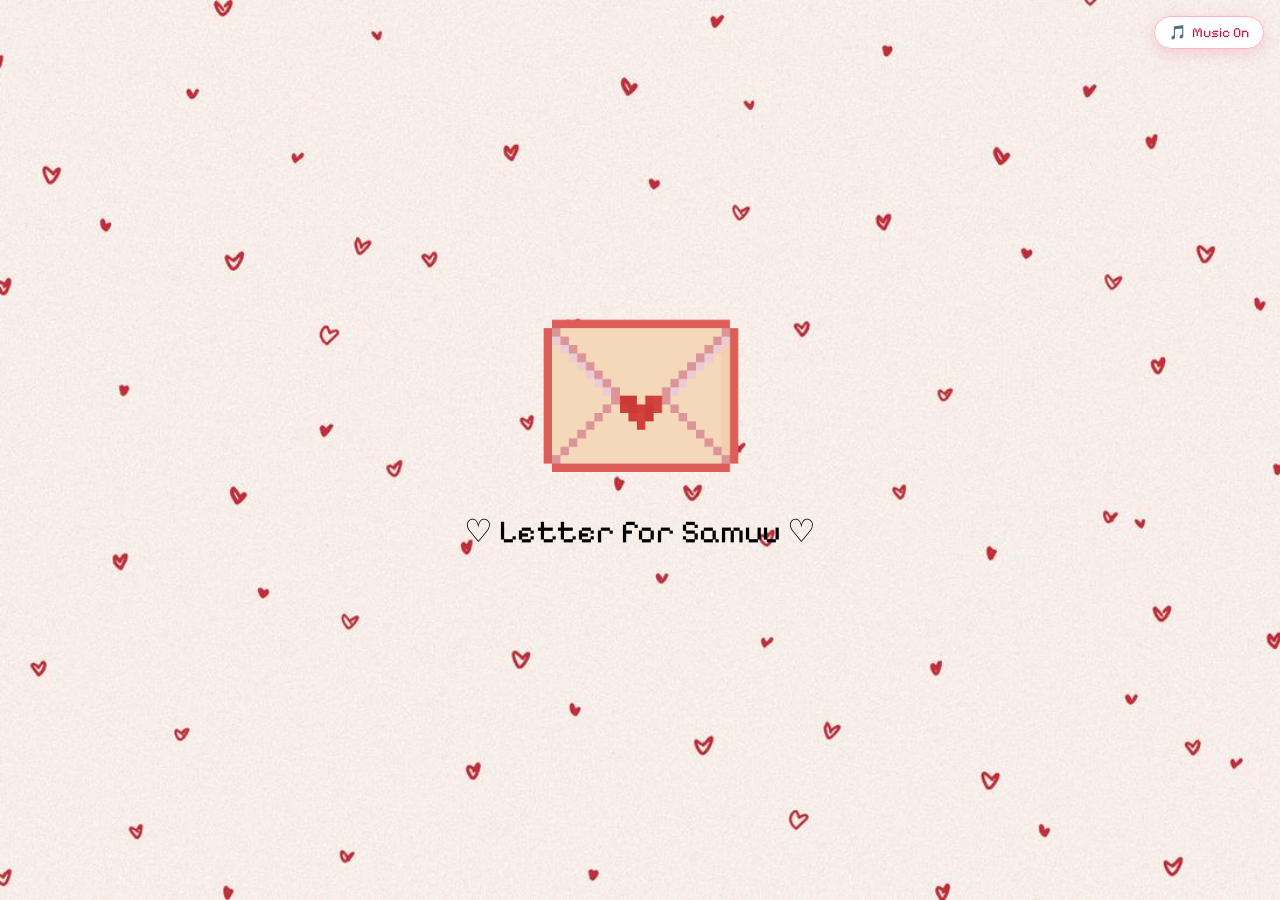
<file: index.html>
<!doctype html>
<html lang="en">
  <head>
    <meta charset="UTF-8" />
    <link rel="stylesheet" href="style.css?v=4" />
    <title>Valentine & Birthday Letter for Princess</title>
    <meta name="viewport" content="width=device-width, initial-scale=1.0" />

    <link rel="preconnect" href="https://fonts.googleapis.com" />
    <link rel="preconnect" href="https://fonts.gstatic.com" crossorigin />
    <link
      href="https://fonts.googleapis.com/css2?family=Aldrich&family=Pixelify+Sans:wght@400..700&family=Playfair+Display:ital,wght@0,600;0,700;1,400;1,600&family=Plus+Jakarta+Sans:wght@400;500;600;700&display=swap"
      rel="stylesheet"
    />
  </head>
  <body>
    <!-- Background Audio Player (Auto-plays on open, ducks when video plays) -->
    <audio id="bg-music" loop preload="auto">
      <source src="bg-music.m4a" type="audio/mp4" />
      <source src="bg-music.mp4" type="audio/mp4" />
      <source src="Diego%20Gonzalez%20-%20Thank%20You%20For%20Everything%20(lyrics).mp4" type="audio/mp4" />
    </audio>

    <!-- Floating Ambient Music Control -->
    <button id="music-toggle-btn" class="music-toggle-btn" title="Toggle Music" aria-label="Toggle Music">
      <span class="music-icon spinning" id="music-icon">🎵</span>
      <span id="music-text">Music On</span>
    </button>

    <!-- Slide 1: Envelope Screen -->
    <div id="envelope-container">
      <img src="envelope.png" alt="Envelope" id="envelope" />
      <p>♡ Letter for Samuu ♡</p>
    </div>

    <!-- Slide 2: Valentine Letter Screen -->
    <div id="letter-container">
      <div class="letter-window">
        <h1 id="letter-title">Will you be my Valentine?</h1>

        <img src="cat_heart.gif" class="cat" id="letter-cat" />

        <div class="buttons" id="letter-buttons">
          <img src="yes.png" class="btn yes-btn" alt="Yes" />

          <div class="no-wrapper">
            <img src="no.png" class="btn no-btn" alt="No" />
          </div>
        </div>

        <p id="final-text" class="final-text" style="display: none">
          <strong>Valentine Date:</strong> RAMSTERDAM CAFE at 7pm, 2nd nov 2027. Matching outflit
        </p>

        <!-- Prominent Next Button to Birthday Slide -->
        <div id="next-action-container" class="next-action-container" style="display: none">
          <button class="primary-next-btn" id="btn-next-slide">
            <span>Next: Birthday Surprise 🎀 ➔</span>
          </button>
          <p class="skip-helper-text">(or click anywhere in the background to skip)</p>
        </div>
      </div>

      <!-- Floating Skip Button in Bottom Corner -->
      <button id="floating-skip-btn" class="floating-skip-btn" style="display: none" title="Skip to Birthday Surprise">
        <span>Next Slide ➔</span>
      </button>
    </div>

    <!-- Slide 3: Beautiful Emotional Birthday Confession Slide (Between Valentine & For Samriddhi) -->
    <div id="birthday-slide" class="birthday-slide-container" style="display: none">
      <!-- Ambient Sparkle Canvas -->
      <canvas id="birthday-canvas" class="birthday-canvas"></canvas>

      <!-- Navigation Bar -->
      <header class="birthday-nav">
        <button id="btn-back-to-letter" class="nav-back-pill" title="Back to Valentine Letter">
          <span>← Valentine Letter 💌</span>
        </button>
        <span class="slide-indicator">🎀 Slide 2 of 3 · Birthday Surprise 🎀</span>
      </header>

      <!-- Main Birthday Card -->
      <main class="birthday-card">
        <!-- Pixel Bow Badge -->
        <div class="birthday-badge">
          <span class="badge-sparkle">✨</span>
          <span>A Special Wish for Someone Unforgettable</span>
          <span class="badge-sparkle">✨</span>
        </div>

        <!-- Main Prominent Headline -->
        <h1 class="birthday-main-title">Happy Belated Birthday, Princess! 🎀❤️</h1>

        <!-- Sub Message -->
        <p class="birthday-sub-message">
          I know I'm a little late, but that doesn't change how special you are to me. I hope your birthday was as beautiful and wonderful as you are.
        </p>

        <!-- Emotional Highlight Banner -->
        <div class="emotional-highlight-box">
          <span class="pulse-heart">❤️</span>
          <h2 class="emotional-highlight-text">I LOVE YOU SO MUCH, PRINCESS. ❤️</h2>
          <span class="pulse-heart">❤️</span>
        </div>

        <!-- Video Experience Frame -->
        <section class="video-experience-section" aria-label="Birthday Video for Princess">
          <!-- Floating decorative corner icons -->
          <div class="frame-deco deco-tl" aria-hidden="true">💖</div>
          <div class="frame-deco deco-tr" aria-hidden="true">💕</div>
          <div class="frame-deco deco-bl" aria-hidden="true">🌸</div>
          <div class="frame-deco deco-br" aria-hidden="true">✨</div>

          <div class="video-frame-wrapper" id="video-frame-wrapper">
            <video
              id="birthday-video-player"
              class="birthday-video-player"
              src="birthday.mp4"
              playsinline
              preload="metadata"
              controls
            ></video>

            <!-- Custom Glowing Pink Play Button Overlay -->
            <div id="video-play-overlay" class="video-play-overlay" title="Play Video for Princess">
              <button class="glowing-play-btn" id="btn-custom-play" aria-label="Play Birthday Video">
                <span class="play-arrow">▶</span>
                <span class="glow-pulse-ring"></span>
              </button>
              <span class="play-btn-caption">Play Video for Princess 🎀</span>
            </div>
          </div>
        </section>

        <!-- Extra Romantic Touches -->
        <section class="extra-romantic-section">
          <div class="rose-divider" aria-hidden="true">
            <span class="divider-line"></span>
            <span class="rose-icons">🌹 ✨ 🌹</span>
            <span class="divider-line"></span>
          </div>

          <p class="extra-romantic-quote">
            "One more thing, Princess... No matter how late this wish is, my love and appreciation for you will never be late. You deserve all the happiness in the world. ❤️"
          </p>

          <!-- Glowing Button: Continue to For Samriddhi Slide -->
          <div class="continue-action-box">
            <a href="for-her.html" class="continue-letter-btn" id="btn-continue-letter">
              <span class="btn-sparkle">✨</span>
              <span class="btn-label">Continue to My Letter 💌</span>
              <span class="btn-arrow">➔</span>
            </a>
          </div>
        </section>
      </main>
    </div>

    <script src="script.js?v=4"></script>
  </body>
</html>
</file>
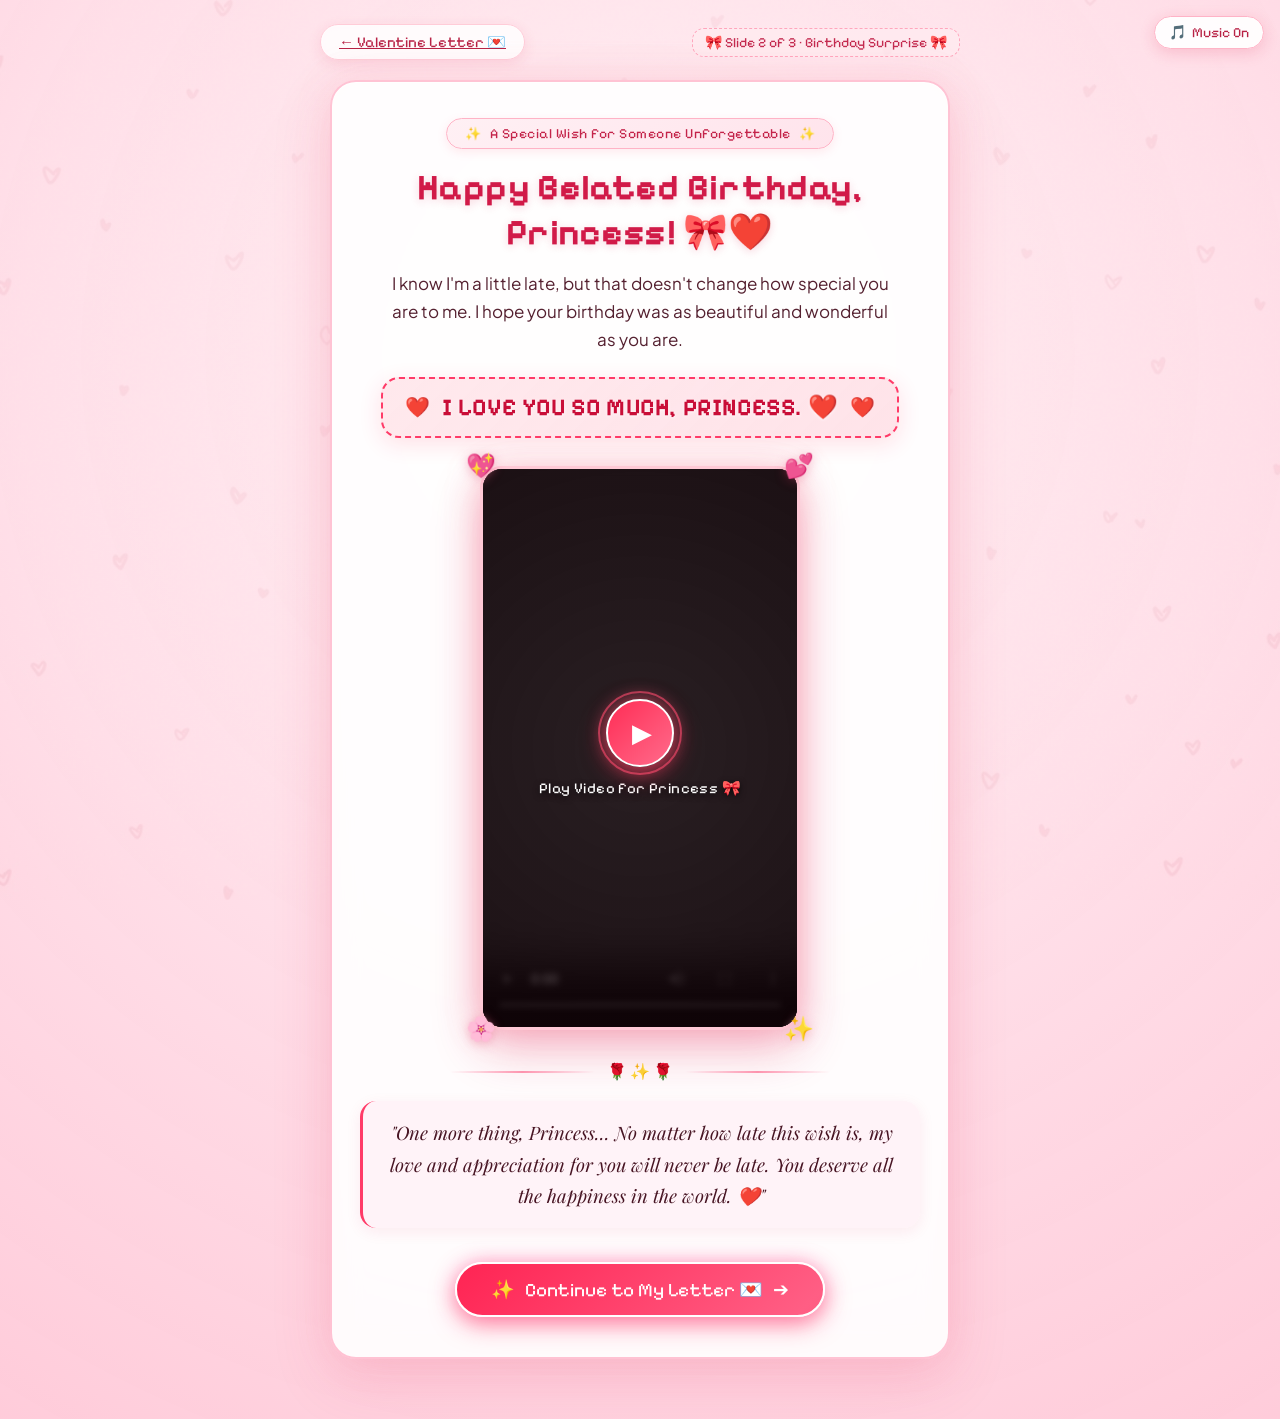
<file: birthday.html>
<!doctype html>
<html lang="en">
  <head>
    <meta charset="UTF-8" />
    <link rel="stylesheet" href="style.css" />
    <title>Happy Birthday Princess 🎀❤️</title>
    <meta name="viewport" content="width=device-width, initial-scale=1.0" />

    <link rel="preconnect" href="https://fonts.googleapis.com" />
    <link rel="preconnect" href="https://fonts.gstatic.com" crossorigin />
    <link
      href="https://fonts.googleapis.com/css2?family=Aldrich&family=Pixelify+Sans:wght@400..700&family=Playfair+Display:ital,wght@0,600;0,700;1,400;1,600&family=Plus+Jakarta+Sans:wght@400;500;600;700&display=swap"
      rel="stylesheet"
    />
  </head>
  <body>
    <!-- Background Audio Player (Auto-plays on open, ducks when video plays) -->
    <audio id="bg-music" loop preload="auto">
      <source src="bg-music.m4a" type="audio/mp4" />
      <source src="bg-music.mp4" type="audio/mp4" />
      <source src="Diego%20Gonzalez%20-%20Thank%20You%20For%20Everything%20(lyrics).mp4" type="audio/mp4" />
    </audio>

    <!-- Floating Ambient Music Control -->
    <button id="music-toggle-btn" class="music-toggle-btn" title="Toggle Music" aria-label="Toggle Music">
      <span class="music-icon spinning" id="music-icon">🎵</span>
      <span id="music-text">Music On</span>
    </button>

    <!-- Standalone Birthday Confession Slide -->
    <div id="birthday-slide" class="birthday-slide-container" style="display: flex">
      <!-- Ambient Sparkle Canvas -->
      <canvas id="birthday-canvas" class="birthday-canvas"></canvas>

      <!-- Navigation Bar -->
      <header class="birthday-nav">
        <a href="index.html" class="nav-back-pill" title="Back to Valentine Letter">
          <span>← Valentine Letter 💌</span>
        </a>
        <span class="slide-indicator">🎀 Slide 2 of 3 · Birthday Surprise 🎀</span>
      </header>

      <!-- Main Birthday Card -->
      <main class="birthday-card">
        <!-- Pixel Bow Badge -->
        <div class="birthday-badge">
          <span class="badge-sparkle">✨</span>
          <span>A Special Wish for Someone Unforgettable</span>
          <span class="badge-sparkle">✨</span>
        </div>

        <!-- Main Prominent Headline -->
        <h1 class="birthday-main-title">Happy Belated Birthday, Princess! 🎀❤️</h1>

        <!-- Sub Message -->
        <p class="birthday-sub-message">
          I know I'm a little late, but that doesn't change how special you are to me. I hope your birthday was as beautiful and wonderful as you are.
        </p>

        <!-- Emotional Highlight Banner -->
        <div class="emotional-highlight-box">
          <span class="pulse-heart">❤️</span>
          <h2 class="emotional-highlight-text">I LOVE YOU SO MUCH, PRINCESS. ❤️</h2>
          <span class="pulse-heart">❤️</span>
        </div>

        <!-- Video Experience Frame -->
        <section class="video-experience-section" aria-label="Birthday Video for Princess">
          <!-- Floating decorative corner icons -->
          <div class="frame-deco deco-tl" aria-hidden="true">💖</div>
          <div class="frame-deco deco-tr" aria-hidden="true">💕</div>
          <div class="frame-deco deco-bl" aria-hidden="true">🌸</div>
          <div class="frame-deco deco-br" aria-hidden="true">✨</div>

          <div class="video-frame-wrapper" id="video-frame-wrapper">
            <video
              id="birthday-video-player"
              class="birthday-video-player"
              src="birthday.mp4"
              playsinline
              preload="metadata"
              controls
            ></video>

            <!-- Custom Glowing Pink Play Button Overlay -->
            <div id="video-play-overlay" class="video-play-overlay" title="Play Video for Princess">
              <button class="glowing-play-btn" id="btn-custom-play" aria-label="Play Birthday Video">
                <span class="play-arrow">▶</span>
                <span class="glow-pulse-ring"></span>
              </button>
              <span class="play-btn-caption">Play Video for Princess 🎀</span>
            </div>
          </div>
        </section>

        <!-- Extra Romantic Touches -->
        <section class="extra-romantic-section">
          <div class="rose-divider" aria-hidden="true">
            <span class="divider-line"></span>
            <span class="rose-icons">🌹 ✨ 🌹</span>
            <span class="divider-line"></span>
          </div>

          <p class="extra-romantic-quote">
            "One more thing, Princess... No matter how late this wish is, my love and appreciation for you will never be late. You deserve all the happiness in the world. ❤️"
          </p>

          <!-- Glowing Button: Continue to For Samriddhi Slide -->
          <div class="continue-action-box">
            <a href="for-her.html" class="continue-letter-btn" id="btn-continue-letter">
              <span class="btn-sparkle">✨</span>
              <span class="btn-label">Continue to My Letter 💌</span>
              <span class="btn-arrow">➔</span>
            </a>
          </div>
        </section>
      </main>
    </div>

    <script src="script.js"></script>
  </body>
</html>
</file>
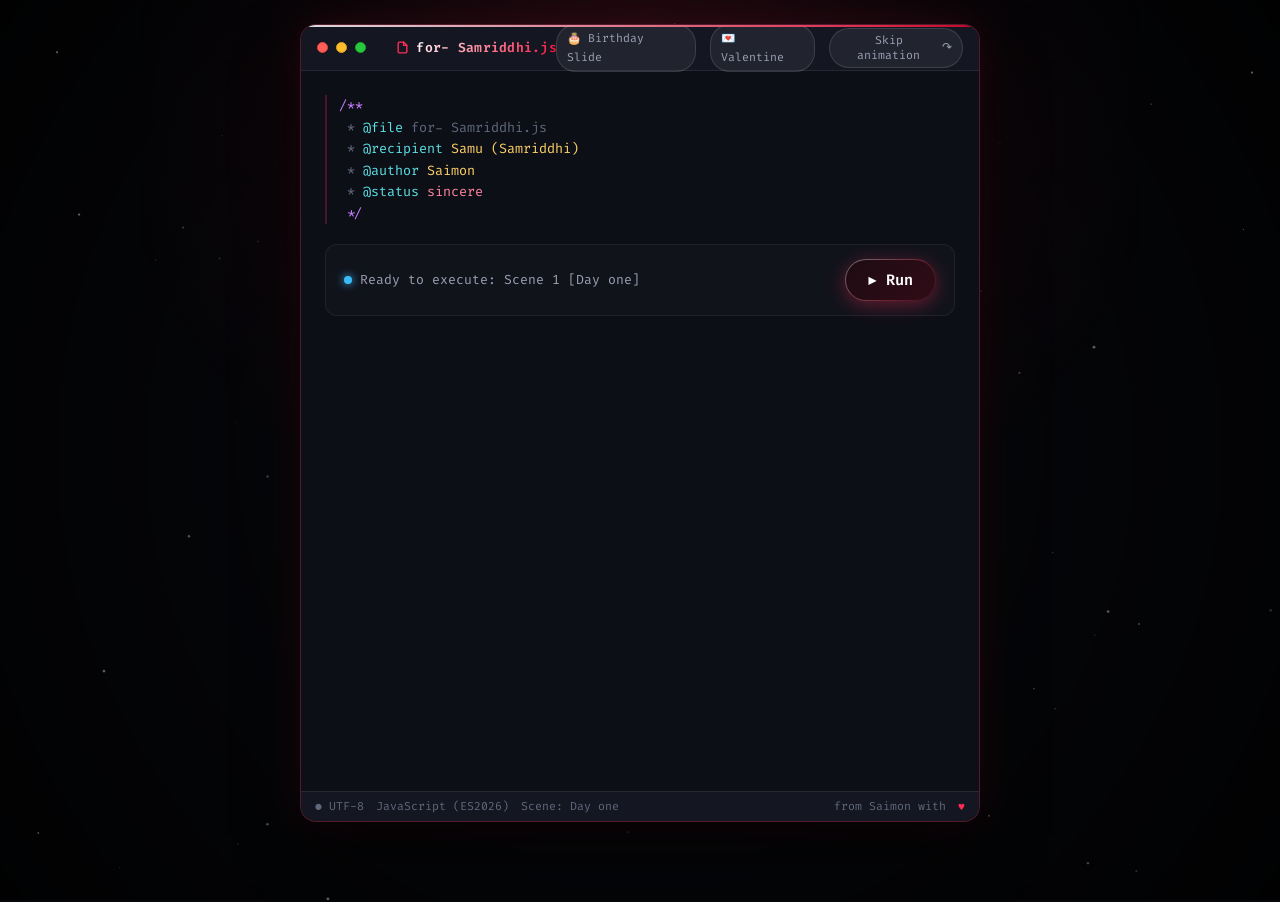
<file: for-her.html>
<!DOCTYPE html>
<html lang="en">
<head>
  <meta charset="UTF-8">
  <meta name="viewport" content="width=device-width, initial-scale=1.0, maximum-scale=5.0, viewport-fit=cover">
  <title>for- Samriddhi.js</title>
  
  <!-- =========================================================================
       EDITABLE CONFIGURATION FOR SAIMON
       Change your details, contact links, or notes below. Placeholders stay intact!
       ========================================================================= -->
  <script>
    window.CONFIG = {
      // Titles and recipient details
      recipientNickname: "Samu",
      recipientFullName: "Samriddhi",
      windowTitle: "for- Samriddhi.js",
      senderSignature: "Saimon (your twin )",

      // Optional direct contact links (leave empty "" for simple clipboard copy)
      // Example WhatsApp: "97798XXXXXXXX"
      // Example SMS / Phone: "+97798XXXXXXXX"
      // Example Email: "saimon@example.com"
      whatsappNumber: "", 
      smsNumber: "",
      emailAddress: "",

      // Customizable text placeholder for her reply box
      replyPlaceholder: "Take all the time you need, Samu... reply in your own words.",

      // Typing animation speed (milliseconds per character)
      typingSpeedMs: 40,

      // Initial comment in Scene 1
      initialComment: "// I’ve wanted to tell you this since day one.",

      // Special confession banner text
      confessionLine: "“I wanna be your man”"
    };
  </script>

  <!-- Google Fonts with clean system fallbacks -->
  <link rel="preconnect" href="https://fonts.googleapis.com">
  <link rel="preconnect" href="https://fonts.gstatic.com" crossorigin>
  <link href="https://fonts.googleapis.com/css2?family=Fira+Code:wght@400;500;600&family=Plus+Jakarta+Sans:ital,wght@0,300;0,400;0,500;0,600;0,700;1,400&family=Playfair+Display:ital,wght@0,600;1,400;1,600&display=swap" rel="stylesheet">

  <style>
    /* CSS Variables & Theme Setup */
    :root {
      --bg-black: #06070a;
      --window-bg: #0d0f17;
      --window-border: rgba(255, 60, 90, 0.28);
      --window-header-bg: #141722;
      --window-header-border: rgba(255, 255, 255, 0.08);

      --red-primary: #ff2d55;
      --red-bright: #ff3b68;
      --red-deep: #c40828;
      --red-soft: rgba(255, 45, 85, 0.16);
      --red-glow: rgba(255, 45, 85, 0.55);

      /* Red and White Accent Gradient */
      --gradient-accent: linear-gradient(135deg, #ffffff 0%, #ff8da1 45%, #ff2d55 85%, #d90429 100%);
      --gradient-border: linear-gradient(135deg, rgba(255, 255, 255, 0.5) 0%, rgba(255, 60, 90, 0.5) 60%, rgba(180, 0, 30, 0.3) 100%);

      --text-main: #f3f5f9;
      --text-muted: #9aa1b3;
      --text-dim: #60687b;
      --text-code-cyan: #5ce1e6;
      --text-code-purple: #c77dff;
      --text-code-yellow: #ffd166;

      --font-mono: "Fira Code", SFMono-Regular, Menlo, Monaco, Consolas, "Courier New", monospace;
      --font-body: "Plus Jakarta Sans", -apple-system, BlinkMacSystemFont, "Segoe UI", Roboto, sans-serif;
      --font-serif: "Playfair Display", Georgia, "Times New Roman", serif;

      --shadow-window: 0 25px 70px -10px rgba(0, 0, 0, 0.9), 0 0 45px -10px rgba(255, 45, 85, 0.22);
      --ease-smooth: cubic-bezier(0.16, 1, 0.3, 1);
    }

    *, *::before, *::after {
      box-sizing: border-box;
      margin: 0;
      padding: 0;
      -webkit-tap-highlight-color: transparent;
    }

    html, body {
      width: 100%;
      min-height: 100%;
      background-color: var(--bg-black);
      color: var(--text-main);
      font-family: var(--font-body);
      font-size: 16px;
      line-height: 1.65;
      overflow-x: hidden;
    }

    body {
      display: flex;
      flex-direction: column;
      align-items: center;
      justify-content: flex-start;
      padding: 24px 16px 80px;
      position: relative;
    }

    /* Ambient Background Effects */
    .ambient-glow {
      position: fixed;
      top: 0;
      left: 50%;
      transform: translateX(-50%);
      width: 1000px;
      max-width: 140vw;
      height: 550px;
      background: radial-gradient(ellipse at 50% 20%, rgba(255, 45, 85, 0.16) 0%, rgba(255, 45, 85, 0.04) 50%, transparent 75%);
      pointer-events: none;
      z-index: 0;
    }

    .ambient-vignette {
      position: fixed;
      inset: 0;
      background: radial-gradient(circle at center, transparent 40%, rgba(0, 0, 0, 0.75) 100%);
      pointer-events: none;
      z-index: 0;
    }

    #bg-stars {
      position: fixed;
      inset: 0;
      width: 100%;
      height: 100%;
      pointer-events: none;
      z-index: 0;
      opacity: 0.6;
    }

    .app-container {
      position: relative;
      z-index: 1;
      width: 100%;
      max-width: 680px;
      margin: 0 auto;
    }

    /* Window / Editor Container */
    .ide-window {
      background: var(--window-bg);
      border-radius: 16px;
      border: 1px solid var(--window-border);
      box-shadow: var(--shadow-window);
      backdrop-filter: blur(16px);
      -webkit-backdrop-filter: blur(16px);
      overflow: hidden;
      position: relative;
    }

    .ide-window::before {
      content: "";
      position: absolute;
      top: 0;
      left: 0;
      right: 0;
      height: 2px;
      background: var(--gradient-accent);
      opacity: 0.85;
      z-index: 10;
    }

    /* Window Header / Title Bar */
    .window-header {
      background: var(--window-header-bg);
      border-bottom: 1px solid var(--window-header-border);
      height: 46px;
      display: flex;
      align-items: center;
      justify-content: space-between;
      padding: 0 16px;
      user-select: none;
    }

    .window-controls {
      display: flex;
      align-items: center;
      gap: 8px;
      width: 80px;
    }

    .mac-dot {
      width: 11px;
      height: 11px;
      border-radius: 50%;
      display: inline-block;
    }
    .mac-dot.close { background-color: #ff5f56; border: 1px solid #e0443e; }
    .mac-dot.min   { background-color: #ffbd2e; border: 1px solid #dea123; }
    .mac-dot.max   { background-color: #27c93f; border: 1px solid #1aab29; }

    .window-title-wrap {
      display: flex;
      align-items: center;
      gap: 7px;
      font-family: var(--font-mono);
      font-size: 0.82rem;
      font-weight: 500;
      letter-spacing: 0.02em;
      white-space: nowrap;
      overflow: hidden;
      text-overflow: ellipsis;
    }

    .file-icon {
      color: var(--red-primary);
      font-size: 0.9rem;
      display: inline-flex;
      align-items: center;
    }

    .window-title {
      background: var(--gradient-accent);
      -webkit-background-clip: text;
      -webkit-text-fill-color: transparent;
      font-weight: 600;
    }

    .window-actions {
      display: flex;
      align-items: center;
      gap: 8px;
    }

    .btn-skip {
      background: rgba(255, 255, 255, 0.06);
      border: 1px solid rgba(255, 255, 255, 0.12);
      color: var(--text-muted);
      font-family: var(--font-mono);
      font-size: 0.72rem;
      padding: 4px 10px;
      border-radius: 20px;
      cursor: pointer;
      display: inline-flex;
      align-items: center;
      gap: 5px;
      transition: all 0.25s ease;
      outline: none;
    }

    .btn-skip:hover {
      background: rgba(255, 45, 85, 0.15);
      border-color: rgba(255, 45, 85, 0.4);
      color: #ffffff;
      box-shadow: 0 0 12px rgba(255, 45, 85, 0.3);
    }

    .window-body {
      padding: 24px 24px 32px;
      position: relative;
    }

    @media (max-width: 500px) {
      .window-body {
        padding: 18px 16px 26px;
      }
    }

    /* Code Header Comments */
    .code-comment-block {
      font-family: var(--font-mono);
      font-size: 0.84rem;
      color: var(--text-dim);
      margin-bottom: 20px;
      line-height: 1.6;
      border-left: 2px solid rgba(255, 45, 85, 0.25);
      padding-left: 12px;
    }

    .code-comment-block .keyword { color: var(--text-code-purple); }
    .code-comment-block .param { color: var(--text-code-cyan); }
    .code-comment-block .val { color: var(--text-code-yellow); }

    /* Scene 1: Initial Run Bar */
    .run-bar-container {
      display: flex;
      align-items: center;
      justify-content: space-between;
      gap: 16px;
      padding: 14px 18px;
      background: rgba(255, 255, 255, 0.02);
      border: 1px solid rgba(255, 255, 255, 0.06);
      border-radius: 12px;
      margin-bottom: 24px;
      transition: all 0.4s ease;
    }

    .run-bar-info {
      font-family: var(--font-mono);
      font-size: 0.82rem;
      color: var(--text-muted);
      display: flex;
      align-items: center;
      gap: 8px;
    }

    .status-indicator {
      width: 8px;
      height: 8px;
      border-radius: 50%;
      background: #38bdf8;
      box-shadow: 0 0 8px #38bdf8;
    }

    .btn-run {
      position: relative;
      background: linear-gradient(135deg, #1f0b12 0%, #300c17 100%);
      color: #ffffff;
      font-family: var(--font-mono);
      font-size: 0.95rem;
      font-weight: 600;
      padding: 10px 22px;
      border-radius: 30px;
      border: 1px solid transparent;
      background-clip: padding-box;
      cursor: pointer;
      display: inline-flex;
      align-items: center;
      gap: 9px;
      box-shadow: 0 4px 18px rgba(255, 45, 85, 0.35);
      transition: all 0.3s ease;
      outline: none;
    }

    .btn-run::after {
      content: "";
      position: absolute;
      inset: -1px;
      border-radius: 30px;
      background: var(--gradient-border);
      z-index: -1;
      opacity: 0.8;
      transition: opacity 0.3s ease;
    }

    .btn-run:hover {
      transform: translateY(-2px) scale(1.02);
      box-shadow: 0 6px 24px rgba(255, 45, 85, 0.5), 0 0 15px rgba(255, 255, 255, 0.4);
    }

    .btn-run:active {
      transform: translateY(1px) scale(0.98);
    }

    .typing-terminal-line {
      min-height: 38px;
      display: flex;
      align-items: center;
      font-family: var(--font-mono);
      font-size: 0.95rem;
      margin-bottom: 20px;
      padding: 8px 14px;
      background: rgba(0, 0, 0, 0.35);
      border-radius: 8px;
      border: 1px dashed rgba(255, 255, 255, 0.08);
      color: #ff859d;
      word-break: break-word;
    }

    .prompt-symbol {
      color: var(--red-primary);
      margin-right: 10px;
      user-select: none;
      font-weight: 700;
    }

    .typed-text {
      color: #ff9fb2;
      font-weight: 500;
    }

    .blinking-cursor {
      display: inline-block;
      width: 8px;
      height: 1.15em;
      background: #ffffff;
      margin-left: 3px;
      vertical-align: middle;
      border-radius: 1px;
      box-shadow: 0 0 8px #ffffff, 0 0 14px var(--red-primary);
      animation: blink 0.9s infinite step-start;
    }

    @keyframes blink {
      0%, 100% { opacity: 1; }
      50% { opacity: 0; }
    }

    /* Canvas Stage Area */
    .canvas-stage-wrapper {
      position: relative;
      width: 100%;
      display: flex;
      flex-direction: column;
      align-items: center;
      justify-content: center;
      margin: 6px 0 24px;
      min-height: 300px;
    }

    #heart-canvas {
      display: block;
      max-width: 100%;
      height: auto;
      border-radius: 12px;
    }

    .canvas-ambient-halo {
      position: absolute;
      top: 50%;
      left: 50%;
      transform: translate(-50%, -50%);
      width: 280px;
      height: 280px;
      background: radial-gradient(circle, rgba(255, 30, 70, 0.22) 0%, rgba(255, 30, 70, 0.06) 50%, transparent 70%);
      border-radius: 50%;
      pointer-events: none;
      z-index: 0;
      opacity: 0;
      transition: opacity 1.2s ease, transform 0.4s ease;
    }
    .canvas-ambient-halo.active {
      opacity: 1;
    }

    /* Confession Line Highlight */
    .confession-highlight-wrapper {
      margin-top: 4px;
      margin-bottom: 24px;
      text-align: center;
      opacity: 0;
      transform: translateY(14px) scale(0.96);
      transition: opacity 1s var(--ease-smooth), transform 1s var(--ease-smooth);
      pointer-events: none;
    }

    .confession-highlight-wrapper.visible {
      opacity: 1;
      transform: translateY(0) scale(1);
      pointer-events: auto;
    }

    .confession-highlight-text {
      font-family: var(--font-serif);
      font-size: 1.85rem;
      font-style: italic;
      font-weight: 600;
      letter-spacing: 0.02em;
      line-height: 1.3;
      background: var(--gradient-accent);
      -webkit-background-clip: text;
      -webkit-text-fill-color: transparent;
      text-shadow: 0 0 25px rgba(255, 45, 85, 0.45);
      position: relative;
      display: inline-block;
      padding: 4px 16px;
    }

    @media (max-width: 480px) {
      .confession-highlight-text {
        font-size: 1.45rem;
      }
    }

    .confession-highlight-sub {
      font-family: var(--font-mono);
      font-size: 0.76rem;
      color: var(--text-dim);
      letter-spacing: 0.08em;
      text-transform: uppercase;
      margin-top: 4px;
    }

    /* Letter Document Section */
    .letter-container {
      display: flex;
      flex-direction: column;
      gap: 18px;
      position: relative;
    }

    .letter-paragraph {
      opacity: 0;
      transform: translateY(16px);
      transition: opacity 0.8s ease, transform 0.8s var(--ease-smooth);
      display: none;
      font-size: 1.05rem;
      line-height: 1.82;
      color: #e4e7ef;
      background: rgba(255, 255, 255, 0.018);
      border-left: 2px solid rgba(255, 255, 255, 0.12);
      padding: 16px 20px;
      border-radius: 0 10px 10px 0;
      position: relative;
    }

    .letter-paragraph.apology-accent {
      border-left-color: rgba(255, 75, 110, 0.8);
      background: linear-gradient(90deg, rgba(255, 45, 85, 0.06) 0%, rgba(255, 255, 255, 0.01) 100%);
    }

    .letter-paragraph.visible {
      opacity: 1;
      transform: translateY(0);
      display: block;
    }

    .greeting-text {
      font-family: var(--font-serif);
      font-size: 1.35rem;
      font-weight: 600;
      color: #ffffff;
      margin-bottom: 10px;
      display: block;
      letter-spacing: 0.01em;
    }

    .highlight-lead {
      color: #ffffff;
      font-weight: 500;
    }

    .signature-block {
      margin-top: 10px;
      padding-top: 14px;
      font-family: var(--font-serif);
      font-size: 1.25rem;
      font-style: italic;
      color: #ffffff;
      text-align: right;
    }

    .signature-badge {
      font-family: var(--font-mono);
      font-size: 0.8rem;
      font-style: normal;
      color: #ff758f;
      display: block;
      margin-top: 4px;
      letter-spacing: 0.04em;
    }

    /* Buttons */
    .action-button-row {
      display: flex;
      justify-content: center;
      margin: 12px 0 8px;
    }

    .btn-keep-reading {
      background: rgba(255, 255, 255, 0.05);
      border: 1px solid rgba(255, 255, 255, 0.16);
      color: #ffffff;
      font-family: var(--font-body);
      font-size: 0.92rem;
      font-weight: 500;
      padding: 10px 24px;
      border-radius: 25px;
      cursor: pointer;
      display: inline-flex;
      align-items: center;
      gap: 8px;
      transition: all 0.3s ease;
      outline: none;
      box-shadow: 0 4px 14px rgba(0, 0, 0, 0.4);
    }

    .btn-keep-reading:hover {
      background: rgba(255, 45, 85, 0.18);
      border-color: rgba(255, 75, 110, 0.55);
      color: #ffffff;
      transform: translateY(-2px);
      box-shadow: 0 6px 20px rgba(255, 45, 85, 0.35);
    }

    /* Final Response Box */
    .response-section {
      margin-top: 36px;
      padding: 22px;
      background: rgba(18, 21, 30, 0.85);
      border: 1px solid rgba(255, 60, 90, 0.2);
      border-radius: 14px;
      display: none;
      opacity: 0;
      transform: translateY(18px);
      transition: opacity 0.8s ease, transform 0.8s var(--ease-smooth);
    }

    .response-section.visible {
      display: block;
      opacity: 1;
      transform: translateY(0);
    }

    .response-header {
      display: flex;
      align-items: center;
      justify-content: space-between;
      margin-bottom: 12px;
    }

    .response-label {
      font-family: var(--font-mono);
      font-size: 0.82rem;
      color: #ff859d;
      display: flex;
      align-items: center;
      gap: 6px;
    }

    .response-hint {
      font-size: 0.78rem;
      color: var(--text-dim);
    }

    .reply-textarea {
      width: 100%;
      min-height: 100px;
      background: rgba(9, 11, 17, 0.9);
      border: 1px solid rgba(255, 255, 255, 0.1);
      border-radius: 8px;
      padding: 12px 14px;
      font-family: var(--font-body);
      font-size: 0.95rem;
      color: #ffffff;
      resize: vertical;
      line-height: 1.6;
      outline: none;
      transition: border-color 0.25s ease, box-shadow 0.25s ease;
    }

    .reply-textarea:focus {
      border-color: rgba(255, 45, 85, 0.6);
      box-shadow: 0 0 14px rgba(255, 45, 85, 0.25);
    }

    .reply-controls-row {
      display: flex;
      flex-wrap: wrap;
      align-items: center;
      justify-content: space-between;
      gap: 12px;
      margin-top: 14px;
    }

    .reply-buttons-group {
      display: flex;
      align-items: center;
      gap: 10px;
      flex-wrap: wrap;
    }

    .btn-action-primary {
      background: linear-gradient(135deg, #ff2d55 0%, #c40828 100%);
      color: #ffffff;
      font-family: var(--font-body);
      font-size: 0.88rem;
      font-weight: 600;
      padding: 8px 18px;
      border-radius: 8px;
      border: 1px solid rgba(255, 255, 255, 0.2);
      cursor: pointer;
      display: inline-flex;
      align-items: center;
      gap: 6px;
      transition: all 0.25s ease;
      outline: none;
    }

    .btn-action-primary:hover {
      box-shadow: 0 0 16px rgba(255, 45, 85, 0.5);
      transform: translateY(-1px);
    }

    .btn-action-secondary {
      background: rgba(255, 255, 255, 0.06);
      border: 1px solid rgba(255, 255, 255, 0.14);
      color: var(--text-main);
      font-family: var(--font-body);
      font-size: 0.88rem;
      padding: 8px 16px;
      border-radius: 8px;
      cursor: pointer;
      display: inline-flex;
      align-items: center;
      gap: 6px;
      transition: all 0.25s ease;
      outline: none;
      text-decoration: none;
    }

    .btn-replay {
      background: transparent;
      border: 1px dashed rgba(255, 255, 255, 0.2);
      color: var(--text-muted);
      font-family: var(--font-mono);
      font-size: 0.82rem;
      padding: 8px 16px;
      border-radius: 8px;
      cursor: pointer;
      display: inline-flex;
      align-items: center;
      gap: 6px;
      transition: all 0.25s ease;
      outline: none;
    }

    .btn-replay:hover {
      color: #ffffff;
      border-color: rgba(255, 45, 85, 0.5);
      background: rgba(255, 45, 85, 0.08);
    }

    .toast-msg {
      margin-top: 10px;
      font-size: 0.82rem;
      color: #38ef7d;
      font-family: var(--font-mono);
      display: none;
      align-items: center;
      gap: 6px;
    }

    .window-footer {
      background: var(--window-header-bg);
      border-top: 1px solid var(--window-header-border);
      height: 30px;
      display: flex;
      align-items: center;
      justify-content: space-between;
      padding: 0 14px;
      font-family: var(--font-mono);
      font-size: 0.72rem;
      color: var(--text-dim);
      user-select: none;
    }

    .footer-tags {
      display: flex;
      align-items: center;
      gap: 12px;
    }

    .heart-icon-mini {
      color: var(--red-primary);
      display: inline-block;
    }

    @media (prefers-reduced-motion: reduce) {
      *, *::before, *::after {
        animation-duration: 0.01ms !important;
        transition-duration: 0.01ms !important;
      }
      .ambient-glow, #bg-stars { display: none !important; }
    }
  </style>
</head>
<body>

  <div class="ambient-glow"></div>
  <div class="ambient-vignette"></div>
  <canvas id="bg-stars"></canvas>

  <div class="app-container">
    <div class="ide-window" id="main-window">
      
      <header class="window-header">
        <div class="window-controls">
          <span class="mac-dot close"></span>
          <span class="mac-dot min"></span>
          <span class="mac-dot max"></span>
        </div>

        <div class="window-title-wrap">
          <span class="file-icon">
            <svg width="13" height="13" viewBox="0 0 24 24" fill="none" stroke="currentColor" stroke-width="2.5" stroke-linecap="round" stroke-linejoin="round">
              <path d="M14 2H6a2 2 0 0 0-2 2v16a2 2 0 0 0 2 2h12a2 2 0 0 0 2-2V8z"></path>
              <polyline points="14 2 14 8 20 8"></polyline>
            </svg>
          </span>
          <span class="window-title" id="lbl-window-title">for- Samriddhi.js</span>
        </div>

        <div class="window-actions">
          <a href="index.html#birthday" class="btn-skip" style="text-decoration:none; margin-right:6px; display:inline-flex; align-items:center; gap:5px;" title="Back to Birthday Slide">
            <span>🎂 Birthday Slide</span>
          </a>
          <a href="index.html" class="btn-skip" style="text-decoration:none; margin-right:6px; display:inline-flex; align-items:center; gap:5px;" title="Back to Valentine Card">
            <span>💌 Valentine</span>
          </a>
          <button class="btn-skip" id="btn-skip" title="Skip animation and show full letter">
            <span>Skip animation</span>
            <span>↷</span>
          </button>
        </div>
      </header>

      <div class="window-body">

        <div class="code-comment-block">
          <div><span class="keyword">/**</span></div>
          <div>&nbsp;* <span class="param">@file</span> <span id="code-file-name">for- Samriddhi.js</span></div>
          <div>&nbsp;* <span class="param">@recipient</span> <span class="val" id="code-recipient">Samu (Samriddhi)</span></div>
          <div>&nbsp;* <span class="param">@author</span> <span class="val" id="code-author">Saimon</span></div>
          <div>&nbsp;* <span class="param">@status</span> <span style="color:#ff859d;">sincere</span></div>
          <div>&nbsp;<span class="keyword">*/</span></div>
        </div>

        <div class="run-bar-container" id="run-bar">
          <div class="run-bar-info">
            <span class="status-indicator" id="status-indicator"></span>
            <span id="run-bar-status-text">Ready to execute: Scene 1 [Day one]</span>
          </div>
          <button class="btn-run" id="btn-run">
            <span>▶</span>
            <span>Run</span>
          </button>
        </div>

        <div class="typing-terminal-line" id="terminal-line" style="display: none;">
          <span class="prompt-symbol">&gt;</span>
          <span class="typed-text" id="typed-text"></span>
          <span class="blinking-cursor" id="blinking-cursor"></span>
        </div>

        <!-- Canvas Stage Area (High-res, Silky Smooth Glowing Line-Art Heart) -->
        <div class="canvas-stage-wrapper">
          <div class="canvas-ambient-halo" id="canvas-halo"></div>
          <canvas id="heart-canvas" width="400" height="300"></canvas>
        </div>

        <!-- Confession Highlight -->
        <div class="confession-highlight-wrapper" id="confession-highlight">
          <div class="confession-highlight-text" id="confession-text">“I wanna be your man”</div>
          <div class="confession-highlight-sub">// what my heart has held since day one</div>
        </div>

        <!-- The Letter Sections -->
        <div class="letter-container">

          <!-- Scene 2: Paragraph 1 -->
          <article class="letter-paragraph" id="p1">
            <span class="greeting-text">Huhu Samu,</span>
            <p>
              I’ve liked you since day one. I still remember the day before our birthday and because i was seeingyou from before i really had a crush on you . Somewhere along the way, you became the person I wanted to tell every little thing to.
            </p>
          </article>

          <div class="action-button-row" id="row-btn-p1" style="display: none;">
            <button class="btn-keep-reading" id="btn-keep-reading-1">
              <span>Keep reading</span>
              <span>▾</span>
            </button>
          </div>

          <!-- Scene 2: Paragraph 2 (The Apology) -->
          <article class="letter-paragraph apology-accent" id="p2">
            <p>
              I’m sorry I hurt you, especially when I try to be so good but mess up hurting you and make you feel controlled. And I’m sorry it happened more than once. You deserved more care from me. I want to show you I can change for you and be how you wanted .
            </p>
          </article>

          <div class="action-button-row" id="row-btn-p2" style="display: none;">
            <button class="btn-keep-reading" id="btn-keep-reading-2">
              <span>Keep reading</span>
              <span>▾</span>
            </button>
          </div>

          <!-- Scene 3: Paragraph 3 -->
          <article class="letter-paragraph" id="p3">
            <p>
              I like you so much. I wanna be the kind of man you’d want by your side. Someone who listens to you, keeps his word, and remembers the little things that make you happy. I want to be there for the days you’re excited to tell me about and the ones where you just want someone beside you. I’d love to have a lot of those ordinary days with you.
            </p>
          </article>

          <!-- Scene 3: Paragraph 4 -->
          <article class="letter-paragraph" id="p4">
            <p class="highlight-lead" style="font-size: 1.1rem; color: #ffffff;">
              I wanna be the man who will always make you feel loved, cared and happy
            </p>
          </article>

          <!-- Scene 3: Paragraph 5 & Sign-off -->
          <article class="letter-paragraph" id="p5">
            <p>
              You can take your time. Your friendship matters to me, and I’ll respect whatever you feel.
            </p>
            <div class="signature-block">
              <span id="signature-text">Saimon (your twin )</span>
              <span class="signature-badge">// always here for you</span>
            </div>
          </article>

        </div>

        <!-- Final Response Box -->
        <section class="response-section" id="response-card">
          <div class="response-header">
            <div class="response-label">
              <span>💬</span>
              <span>Reply to Saimon</span>
            </div>
            <div class="response-hint">In your own words</div>
          </div>

          <textarea class="reply-textarea" id="reply-input" placeholder="Take all the time you need, Samu... reply in your own words."></textarea>

          <div class="reply-controls-row">
            <div class="reply-buttons-group">
              <button class="btn-action-primary" id="btn-copy-reply">
                <span>📋</span>
                <span>Copy my response</span>
              </button>

              <a href="#" class="btn-action-secondary" id="btn-wa-reply" style="display: none;" target="_blank" rel="noopener">
                <span>💬</span>
                <span>Send via WhatsApp</span>
              </a>

              <a href="#" class="btn-action-secondary" id="btn-email-reply" style="display: none;">
                <span>✉️</span>
                <span>Send via Email</span>
              </a>
            </div>

            <button class="btn-replay" id="btn-replay">
              <span>↺</span>
              <span>Replay</span>
            </button>
          </div>

          <div class="toast-msg" id="toast-msg">
            <span>✓</span>
            <span>Your reply was copied to clipboard! Send it to Saimon whenever you're ready ❤️</span>
          </div>
        </section>

      </div>

      <footer class="window-footer">
        <div class="footer-tags">
          <span>● UTF-8</span>
          <span>JavaScript (ES2026)</span>
          <span id="footer-scene-tag">Scene: Day one</span>
        </div>
        <div class="footer-tags">
          <span>from Saimon with</span>
          <span class="heart-icon-mini">♥</span>
        </div>
      </footer>

    </div>
  </div>

  <script>
    (function () {
      "use strict";

      const cfg = window.CONFIG || {};
      if (cfg.windowTitle) {
        document.title = cfg.windowTitle;
        const wt = document.getElementById("lbl-window-title");
        if (wt) wt.textContent = cfg.windowTitle;
        const cfn = document.getElementById("code-file-name");
        if (cfn) cfn.textContent = cfg.windowTitle;
      }
      if (cfg.recipientNickname || cfg.recipientFullName) {
        const cr = document.getElementById("code-recipient");
        if (cr) cr.textContent = (cfg.recipientNickname || "Samu") + " (" + (cfg.recipientFullName || "Samriddhi") + ")";
      }
      if (cfg.senderSignature) {
        const st = document.getElementById("signature-text");
        if (st) st.textContent = cfg.senderSignature;
      }
      if (cfg.confessionLine) {
        const ct = document.getElementById("confession-text");
        if (ct) ct.textContent = cfg.confessionLine;
      }
      if (cfg.replyPlaceholder) {
        const ri = document.getElementById("reply-input");
        if (ri) ri.placeholder = cfg.replyPlaceholder;
      }

      const btnWa = document.getElementById("btn-wa-reply");
      const btnEmail = document.getElementById("btn-email-reply");
      if (cfg.whatsappNumber && cfg.whatsappNumber.trim()) btnWa.style.display = "inline-flex";
      if (cfg.emailAddress && cfg.emailAddress.trim()) btnEmail.style.display = "inline-flex";

      const prefersReducedMotion = window.matchMedia("(prefers-reduced-motion: reduce)").matches;

      // =========================================================================
      // BACKGROUND STARS
      // =========================================================================
      const bgCanvas = document.getElementById("bg-stars");
      const bgCtx = bgCanvas ? bgCanvas.getContext("2d") : null;
      let stars = [];

      function initBgStars() {
        if (!bgCanvas || !bgCtx || prefersReducedMotion) return;
        const w = bgCanvas.width = window.innerWidth;
        const h = bgCanvas.height = window.innerHeight;
        stars = [];
        const count = Math.floor((w * h) / 18000);
        for (let i = 0; i < count; i++) {
          stars.push({
            x: Math.random() * w,
            y: Math.random() * h,
            r: Math.random() * 1.2 + 0.3,
            alpha: Math.random() * 0.5 + 0.2,
            speedY: Math.random() * 0.2 + 0.04
          });
        }
      }

      function renderBgStars() {
        if (!bgCtx || prefersReducedMotion) return;
        bgCtx.clearRect(0, 0, bgCanvas.width, bgCanvas.height);
        for (let i = 0; i < stars.length; i++) {
          const s = stars[i];
          s.y -= s.speedY;
          if (s.y < 0) s.y = bgCanvas.height;
          bgCtx.fillStyle = "rgba(255, 230, 240, " + s.alpha + ")";
          bgCtx.beginPath();
          bgCtx.arc(s.x, s.y, s.r, 0, Math.PI * 2);
          bgCtx.fill();
        }
        requestAnimationFrame(renderBgStars);
      }

      window.addEventListener("resize", initBgStars);
      initBgStars();
      renderBgStars();

      // =========================================================================
      // SMOOTH GENERATIVE HEART RENDERING (60/120 FPS CONTINUOUS)
      // =========================================================================
      const heartCanvas = document.getElementById("heart-canvas");
      const ctx = heartCanvas.getContext("2d");
      const canvasHalo = document.getElementById("canvas-halo");

      const baseWidth = 400;
      const baseHeight = 300;
      const dpr = Math.min(window.devicePixelRatio || 1, 2.5);
      heartCanvas.width = baseWidth * dpr;
      heartCanvas.height = baseHeight * dpr;
      heartCanvas.style.width = baseWidth + "px";
      heartCanvas.style.height = baseHeight + "px";
      ctx.scale(dpr, dpr);

      const centerX = baseWidth / 2;
      const centerY = baseHeight / 2 - 4;
      const baseScale = 7.8;

      // Mathematical Parametric Heart Function
      // Returns exact point for parameter t in [0, 2*PI]
      function getHeartCoord(t, scaleMult = 1.0) {
        const s = baseScale * scaleMult;
        const x = 16 * Math.pow(Math.sin(t), 3);
        const y = -(13 * Math.cos(t) - 5 * Math.cos(2 * t) - 2 * Math.cos(3 * t) - Math.cos(4 * t));
        return {
          x: centerX + x * s,
          y: centerY + (y - 2.54) * s
        };
      }

      // Pre-sample 360 points for high resolution
      const NUM_POINTS = 360;
      const perimeterPoints = [];
      for (let i = 0; i <= NUM_POINTS; i++) {
        const t = (Math.PI * 2 * i) / NUM_POINTS;
        perimeterPoints.push(getHeartCoord(t, 1.0));
      }

      // State machine for heart rendering
      const heartState = {
        mode: "IDLE", // IDLE, SCENE_1_POINT, SCENE_1_SWEEP, SCENE_2_BREATHE, SCENE_3_FAN, COMPLETE
        pointProgress: 0,
        sweepProgress: 0,
        fanProgress: 0,
        pulseStartTime: null,
        sparks: [],
        animStartTime: null
      };

      function createSpark() {
        const angle = Math.random() * Math.PI * 2;
        const dist = Math.random() * 30 + 15;
        return {
          x: centerX + Math.cos(angle) * dist,
          y: centerY + Math.sin(angle) * dist,
          vx: (Math.random() - 0.5) * 1.0,
          vy: -(Math.random() * 1.6 + 0.6),
          r: Math.random() * 1.8 + 0.6,
          alpha: 1.0,
          decay: Math.random() * 0.012 + 0.006,
          isWhite: Math.random() > 0.6
        };
      }

      // Smooth double-pulse analytical heartbeat function
      function getHeartbeatScale(elapsedSeconds) {
        if (elapsedSeconds < 0 || elapsedSeconds > 1.4) return 1.0;
        // Two smooth Gaussian waves for organic "lub-dub"
        const p1 = Math.exp(-Math.pow((elapsedSeconds - 0.22) / 0.11, 2)) * 0.10;
        const p2 = Math.exp(-Math.pow((elapsedSeconds - 0.68) / 0.14, 2)) * 0.15;
        return 1.0 + p1 + p2;
      }

      function renderHeartCanvas(now) {
        if (!heartState.animStartTime) heartState.animStartTime = now;
        const totalTime = (now - heartState.animStartTime) / 1000;

        ctx.clearRect(0, 0, baseWidth, baseHeight);

        // Calculate continuous scale
        let currentScale = 1.0;

        if (heartState.pulseStartTime) {
          const pulseElapsed = (now - heartState.pulseStartTime) / 1000;
          currentScale = getHeartbeatScale(pulseElapsed);
        } else if (heartState.mode === "SCENE_2_BREATHE" || heartState.mode === "COMPLETE") {
          // Continuous serene breathing (period ~3s)
          currentScale = 1.0 + Math.sin(totalTime * 2.1) * 0.022;
        }

        ctx.save();
        ctx.translate(centerX, centerY);
        ctx.scale(currentScale, currentScale);
        ctx.translate(-centerX, -centerY);

        // 1. Central Core Glowing Beacon
        if (heartState.pointProgress > 0) {
          const glowP = heartState.pointProgress;
          const coreR = (16 + Math.sin(totalTime * 3) * 3) * glowP;
          const grad = ctx.createRadialGradient(centerX, centerY, 0, centerX, centerY, Math.max(coreR, 1));
          grad.addColorStop(0, "rgba(255, 255, 255, " + (0.95 * glowP) + ")");
          grad.addColorStop(0.25, "rgba(255, 80, 120, " + (0.85 * glowP) + ")");
          grad.addColorStop(0.65, "rgba(255, 30, 70, " + (0.35 * glowP) + ")");
          grad.addColorStop(1, "rgba(255, 20, 60, 0)");

          ctx.fillStyle = grad;
          ctx.beginPath();
          ctx.arc(centerX, centerY, Math.max(coreR, 1), 0, Math.PI * 2);
          ctx.fill();

          ctx.fillStyle = "rgba(255, 255, 255, " + (0.9 * glowP) + ")";
          ctx.beginPath();
          ctx.arc(centerX, centerY, 2.5, 0, Math.PI * 2);
          ctx.fill();
        }

        // 2. Harmonic Concentric Shells (Fills entire heart with soft light without weird holes)
        const shellCount = heartState.fanProgress > 0 ? 12 : (heartState.sweepProgress > 0 ? 6 : 0);
        if (shellCount > 0) {
          const maxShellProgress = Math.max(heartState.sweepProgress, heartState.fanProgress);
          for (let s = 1; s <= shellCount; s++) {
            const shellFraction = s / shellCount;
            if (shellFraction > maxShellProgress) continue;

            const shellScale = 0.18 + shellFraction * 0.82;
            const shellAlpha = (0.04 + (1 - shellFraction) * 0.14) * (heartState.fanProgress > 0 ? 1.0 : 0.6);

            ctx.save();
            ctx.lineWidth = 0.75;
            ctx.strokeStyle = (s % 3 === 0)
              ? "rgba(255, 240, 245, " + (shellAlpha * 1.5) + ")"
              : "rgba(255, 45, 85, " + shellAlpha + ")";

            ctx.beginPath();
            const startPt = getHeartCoord(0, shellScale);
            ctx.moveTo(startPt.x, startPt.y);
            const limit = Math.floor(NUM_POINTS * maxShellProgress);
            for (let i = 1; i <= limit; i++) {
              const pt = getHeartCoord((Math.PI * 2 * i) / NUM_POINTS, shellScale);
              ctx.lineTo(pt.x, pt.y);
            }
            if (maxShellProgress >= 1.0) ctx.closePath();
            ctx.stroke();
            ctx.restore();
          }
        }

        // 3. Radiant Silk Filaments (Flowing curved rays from core to perimeter)
        const activeProgress = Math.max(heartState.sweepProgress, heartState.fanProgress);
        if (activeProgress > 0) {
          const numFilaments = heartState.fanProgress > 0 ? 160 : 72;
          const visibleCount = Math.floor(numFilaments * activeProgress);

          ctx.save();
          ctx.lineWidth = 0.7;
          for (let k = 0; k < visibleCount; k++) {
            const t = (Math.PI * 2 * k) / numFilaments;
            const target = getHeartCoord(t, 1.0);

            // Subtle organic curvature control point (pulls slightly inward)
            const midDist = 0.45;
            const ctrlX = centerX + (target.x - centerX) * midDist + Math.sin(t * 2) * 5;
            const ctrlY = centerY + (target.y - centerY) * midDist;

            const isWhiteAccent = (k % 12 === 0);
            if (isWhiteAccent) {
              ctx.strokeStyle = "rgba(255, 245, 250, " + (heartState.fanProgress > 0 ? 0.5 : 0.25) + ")";
            } else if (k % 2 === 0) {
              ctx.strokeStyle = "rgba(255, 45, 85, " + (heartState.fanProgress > 0 ? 0.35 : 0.18) + ")";
            } else {
              ctx.strokeStyle = "rgba(255, 85, 125, " + (heartState.fanProgress > 0 ? 0.22 : 0.12) + ")";
            }

            ctx.beginPath();
            ctx.moveTo(centerX, centerY);
            ctx.quadraticCurveTo(ctrlX, ctrlY, target.x, target.y);
            ctx.stroke();
          }
          ctx.restore();
        }

        // 4. Outer Perimeter Contour with Smooth Glowing Stroke
        if (activeProgress > 0) {
          ctx.save();
          ctx.lineCap = "round";
          ctx.lineJoin = "round";
          ctx.shadowColor = "#ff1744";
          ctx.shadowBlur = 12;
          ctx.lineWidth = 1.4;
          ctx.strokeStyle = "#ff2d55";

          ctx.beginPath();
          ctx.moveTo(perimeterPoints[0].x, perimeterPoints[0].y);
          const limitIdx = Math.floor(NUM_POINTS * activeProgress);
          for (let i = 1; i <= limitIdx; i++) {
            ctx.lineTo(perimeterPoints[i].x, perimeterPoints[i].y);
          }
          if (activeProgress >= 1.0) ctx.closePath();
          ctx.stroke();

          // Continuous lead spark along the pen tip during sweep
          if (activeProgress < 1.0 && limitIdx < perimeterPoints.length) {
            const leadPt = perimeterPoints[limitIdx];
            ctx.fillStyle = "#ffffff";
            ctx.shadowColor = "#ffffff";
            ctx.shadowBlur = 10;
            ctx.beginPath();
            ctx.arc(leadPt.x, leadPt.y, 2.8, 0, Math.PI * 2);
            ctx.fill();
          }
          ctx.restore();
        }

        // 5. Drifting Sparks Rendering
        if (heartState.sparks.length > 0) {
          for (let i = heartState.sparks.length - 1; i >= 0; i--) {
            const sp = heartState.sparks[i];
            sp.x += sp.vx + Math.sin(totalTime * 3 + i) * 0.4;
            sp.y += sp.vy;
            sp.alpha -= sp.decay;

            if (sp.alpha <= 0 || sp.y < 0) {
              heartState.sparks.splice(i, 1);
              continue;
            }

            ctx.save();
            ctx.shadowColor = sp.isWhite ? "#ffffff" : "#ff2d55";
            ctx.shadowBlur = 6;
            ctx.fillStyle = sp.isWhite
              ? "rgba(255, 255, 255, " + sp.alpha + ")"
              : "rgba(255, 60, 95, " + sp.alpha + ")";
            ctx.beginPath();
            ctx.arc(sp.x, sp.y, sp.r, 0, Math.PI * 2);
            ctx.fill();
            ctx.restore();
          }
        }

        // Ambient sparks in complete mode
        if (heartState.mode === "COMPLETE" && !prefersReducedMotion) {
          if (Math.random() < 0.14 && heartState.sparks.length < 28) {
            heartState.sparks.push(createSpark());
          }
        }

        ctx.restore();
        requestAnimationFrame(renderHeartCanvas);
      }

      requestAnimationFrame(renderHeartCanvas);

      // =========================================================================
      // SCENE SEQUENCING (60 FPS CONTINUOUS ANIMATION)
      // =========================================================================
      const runBar = document.getElementById("run-bar");
      const btnRun = document.getElementById("btn-run");
      const terminalLine = document.getElementById("terminal-line");
      const typedText = document.getElementById("typed-text");
      const footerSceneTag = document.getElementById("footer-scene-tag");
      const statusIndicator = document.getElementById("status-indicator");
      const runBarStatusText = document.getElementById("run-bar-status-text");

      const p1 = document.getElementById("p1");
      const rowBtnP1 = document.getElementById("row-btn-p1");
      const btnKeepReading1 = document.getElementById("btn-keep-reading-1");

      const p2 = document.getElementById("p2");
      const rowBtnP2 = document.getElementById("row-btn-p2");
      const btnKeepReading2 = document.getElementById("btn-keep-reading-2");

      const p3 = document.getElementById("p3");
      const p4 = document.getElementById("p4");
      const p5 = document.getElementById("p5");
      const confessionHighlight = document.getElementById("confession-highlight");
      const responseCard = document.getElementById("response-card");
      const btnSkip = document.getElementById("btn-skip");
      const btnReplay = document.getElementById("btn-replay");

      let activeTimers = [];
      function addTimeout(fn, delay) {
        const id = setTimeout(fn, delay);
        activeTimers.push(id);
        return id;
      }
      function clearAllTimers() {
        activeTimers.forEach(id => clearTimeout(id));
        activeTimers = [];
      }

      function typeWriter(text, element, speed, callback) {
        let index = 0;
        element.textContent = "";
        function step() {
          if (index < text.length) {
            element.textContent += text.charAt(index);
            index++;
            addTimeout(step, speed);
          } else {
            if (callback) callback();
          }
        }
        step();
      }

      // SCENE 1: DAY ONE
      function startScene1() {
        runBar.style.opacity = "0.7";
        btnRun.disabled = true;
        btnRun.style.pointerEvents = "none";
        statusIndicator.style.background = "#ff2d55";
        statusIndicator.style.boxShadow = "0 0 10px #ff2d55";
        runBarStatusText.textContent = "Compiling confession...";
        terminalLine.style.display = "flex";

        const textToType = cfg.initialComment || "// I’ve wanted to tell you this since day one.";
        const typeSpeed = prefersReducedMotion ? 5 : (cfg.typingSpeedMs || 40);

        typeWriter(textToType, typedText, typeSpeed, function () {
          // Point lights up smoothly via rAF
          heartState.mode = "SCENE_1_POINT";
          canvasHalo.classList.add("active");

          const pointDuration = 650;
          const pointStart = performance.now();
          function animPoint(now) {
            const p = Math.min((now - pointStart) / pointDuration, 1.0);
            heartState.pointProgress = p;
            if (p < 1.0) {
              requestAnimationFrame(animPoint);
            } else {
              startSmoothSweep();
            }
          }
          requestAnimationFrame(animPoint);
        });
      }

      // Smooth 60fps continuous sweep
      function startSmoothSweep() {
        heartState.mode = "SCENE_1_SWEEP";
        const sweepDuration = prefersReducedMotion ? 400 : 3000;
        const sweepStart = performance.now();

        function stepSweep(now) {
          const p = Math.min((now - sweepStart) / sweepDuration, 1.0);
          heartState.sweepProgress = p;
          if (p < 1.0) {
            requestAnimationFrame(stepSweep);
          } else {
            addTimeout(transitionToScene2, 500);
          }
        }
        requestAnimationFrame(stepSweep);
      }

      // SCENE 2: THE APOLOGY
      function transitionToScene2() {
        footerSceneTag.textContent = "Scene: The apology";
        runBarStatusText.textContent = "Scene 2: Sincere apology";
        heartState.mode = "SCENE_2_BREATHE";

        p1.classList.add("visible");
        addTimeout(function () {
          rowBtnP1.style.display = "flex";
          p1.scrollIntoView({ behavior: "smooth", block: "nearest" });
        }, prefersReducedMotion ? 50 : 700);
      }

      btnKeepReading1.addEventListener("click", function () {
        rowBtnP1.style.display = "none";
        p2.classList.add("visible");
        addTimeout(function () {
          rowBtnP2.style.display = "flex";
          p2.scrollIntoView({ behavior: "smooth", block: "nearest" });
        }, prefersReducedMotion ? 50 : 700);
      });

      btnKeepReading2.addEventListener("click", function () {
        rowBtnP2.style.display = "none";
        startScene3();
      });

      // SCENE 3: THE CONFESSION
      function startScene3() {
        footerSceneTag.textContent = "Scene: The confession";
        runBarStatusText.textContent = "Scene 3: Confession";
        heartState.mode = "SCENE_3_FAN";

        const fanDuration = prefersReducedMotion ? 300 : 1600;
        const fanStart = performance.now();

        function stepFan(now) {
          const p = Math.min((now - fanStart) / fanDuration, 1.0);
          heartState.fanProgress = p;
          if (p < 1.0) {
            requestAnimationFrame(stepFan);
          } else {
            triggerHeartPulses();
          }
        }
        requestAnimationFrame(stepFan);
      }

      function triggerHeartPulses() {
        heartState.pulseStartTime = performance.now();

        // Spawn drifting sparks
        for (let i = 0; i < 35; i++) {
          heartState.sparks.push(createSpark());
        }

        canvasHalo.style.transform = "translate(-50%, -50%) scale(1.22)";

        addTimeout(function () {
          canvasHalo.style.transform = "translate(-50%, -50%) scale(1.0)";
          completeScene3();
        }, 1450);
      }

      function completeScene3() {
        heartState.mode = "COMPLETE";
        heartState.pulseStartTime = null;

        confessionHighlight.classList.add("visible");
        confessionHighlight.scrollIntoView({ behavior: "smooth", block: "center" });

        addTimeout(function () {
          p3.classList.add("visible");
          addTimeout(function () {
            p4.classList.add("visible");
            addTimeout(function () {
              p5.classList.add("visible");
              addTimeout(function () {
                responseCard.classList.add("visible");
                runBarStatusText.textContent = "Confession complete ❤️";
                footerSceneTag.textContent = "Status: Spoken from the heart";
              }, 500);
            }, 550);
          }, 550);
        }, 500);
      }

      // SKIP & REPLAY
      function skipAnimation() {
        clearAllTimers();
        heartState.mode = "COMPLETE";
        heartState.pointProgress = 1.0;
        heartState.sweepProgress = 1.0;
        heartState.fanProgress = 1.0;
        heartState.pulseStartTime = null;
        canvasHalo.classList.add("active");

        terminalLine.style.display = "flex";
        typedText.textContent = cfg.initialComment || "// I’ve wanted to tell you this since day one.";

        rowBtnP1.style.display = "none";
        rowBtnP2.style.display = "none";

        confessionHighlight.classList.add("visible");
        p1.classList.add("visible");
        p2.classList.add("visible");
        p3.classList.add("visible");
        p4.classList.add("visible");
        p5.classList.add("visible");
        responseCard.classList.add("visible");

        runBar.style.opacity = "0.7";
        btnRun.disabled = true;
        btnRun.style.pointerEvents = "none";
        statusIndicator.style.background = "#ff2d55";
        statusIndicator.style.boxShadow = "0 0 10px #ff2d55";
        runBarStatusText.textContent = "Full letter revealed ❤️";
        footerSceneTag.textContent = "Status: Full confession";

        p1.scrollIntoView({ behavior: "smooth", block: "start" });
      }

      function replayAnimation() {
        clearAllTimers();
        heartState.mode = "IDLE";
        heartState.pointProgress = 0;
        heartState.sweepProgress = 0;
        heartState.fanProgress = 0;
        heartState.pulseStartTime = null;
        heartState.sparks = [];
        canvasHalo.classList.remove("active");

        runBar.style.opacity = "1";
        btnRun.disabled = false;
        btnRun.style.pointerEvents = "auto";
        statusIndicator.style.background = "#38bdf8";
        statusIndicator.style.boxShadow = "0 0 8px #38bdf8";
        runBarStatusText.textContent = "Ready to execute: Scene 1 [Day one]";
        footerSceneTag.textContent = "Scene: Day one";

        terminalLine.style.display = "none";
        typedText.textContent = "";

        confessionHighlight.classList.remove("visible");
        p1.classList.remove("visible");
        p2.classList.remove("visible");
        p3.classList.remove("visible");
        p4.classList.remove("visible");
        p5.classList.remove("visible");
        rowBtnP1.style.display = "none";
        rowBtnP2.style.display = "none";
        responseCard.classList.remove("visible");

        document.getElementById("main-window").scrollIntoView({ behavior: "smooth", block: "start" });
      }

      // REPLY INTERACTIONS
      const replyInput = document.getElementById("reply-input");
      const btnCopyReply = document.getElementById("btn-copy-reply");
      const toastMsg = document.getElementById("toast-msg");

      btnCopyReply.addEventListener("click", function () {
        const text = replyInput.value.trim() || "Huhu Saimon, I read your letter... ❤️";
        if (navigator.clipboard && navigator.clipboard.writeText) {
          navigator.clipboard.writeText(text).then(showToast).catch(fallbackCopy);
        } else {
          fallbackCopy();
        }
        function fallbackCopy() {
          replyInput.select();
          document.execCommand("copy");
          showToast();
        }
        function showToast() {
          toastMsg.style.display = "flex";
          addTimeout(() => { toastMsg.style.display = "none"; }, 5000);
        }
      });

      function updateContactLinks() {
        const text = encodeURIComponent(replyInput.value.trim() || "Huhu Saimon, I read your letter...");
        if (cfg.whatsappNumber && cfg.whatsappNumber.trim()) {
          btnWa.href = "https://wa.me/" + cfg.whatsappNumber.replace(/[^0-9]/g, "") + "?text=" + text;
        }
        if (cfg.emailAddress && cfg.emailAddress.trim()) {
          btnEmail.href = "mailto:" + cfg.emailAddress.trim() + "?subject=" + encodeURIComponent("My reply to your letter") + "&body=" + text;
        }
      }
      replyInput.addEventListener("input", updateContactLinks);
      updateContactLinks();

      btnRun.addEventListener("click", startScene1);
      btnSkip.addEventListener("click", skipAnimation);
      btnReplay.addEventListener("click", replayAnimation);

    })();
  </script>
</body>
</html>
</file>
<file: style.css>
body {
    margin: 0;
    min-height: 100vh;
    height: auto;
    display: flex;
    justify-content: center;
    align-items: center;
    background-image: url("heart-bg.jpg");
    background-attachment: fixed;
    background-size: cover;
    font-family: "Pixelify Sans", sans-serif;
    overflow-x: hidden;
}

/* Floating Music Toggle Pill */
.music-toggle-btn {
    position: fixed;
    top: 16px;
    right: 16px;
    display: inline-flex;
    align-items: center;
    gap: 6px;
    padding: 7px 14px;
    font-family: "Pixelify Sans", sans-serif;
    font-size: 14px;
    color: #b82245;
    background: rgba(255, 255, 255, 0.92);
    backdrop-filter: blur(8px);
    border: 1.5px solid #ffb3c6;
    border-radius: 20px;
    cursor: pointer;
    box-shadow: 0 4px 15px rgba(220, 40, 85, 0.18);
    z-index: 10000;
    transition: all 0.25s ease;
}

.music-toggle-btn:hover {
    transform: scale(1.06);
    background: #ffffff;
    box-shadow: 0 6px 20px rgba(220, 40, 85, 0.28);
}

.music-toggle-btn.muted {
    opacity: 0.65;
    border-color: #d1b4bc;
    color: #885c68;
}

.music-icon.spinning {
    display: inline-block;
    animation: rotateMusic 4s infinite linear;
}

@keyframes rotateMusic {
    0% { transform: rotate(0deg); }
    100% { transform: rotate(360deg); }
}

/* Envelope Screen */
#envelope-container {
    text-align: center;
    cursor:pointer;
}

@keyframes pulse {
    0% {
        transform:scale(1);
    }
    50% {
        transform: scale(1.1);
    }
    100% {
        transform: scale(1);
    }
}

#envelope{
    width: 200px;
    animation: pulse 1.5s infinite;
    cursor: pointer;
}

#letter-container{
    display: none;
    position:fixed;
    inset: 0;
    justify-content: center;
    align-items: center;
}

#letter-container.final-clickable {
    cursor: pointer;
}

.tap-skip-hint {
    position: absolute;
    bottom: 24px;
    left: 50%;
    transform: translateX(-50%);
    font-family: "Pixelify Sans", sans-serif;
    font-size: 16px;
    color: #b82245;
    background: rgba(255, 255, 255, 0.92);
    padding: 8px 24px;
    border-radius: 25px;
    border: 1.5px dashed #ff85a1;
    box-shadow: 0 4px 18px rgba(220, 40, 85, 0.22);
    animation: pulse 1.8s infinite ease-in-out;
    pointer-events: none;
    z-index: 20;
    text-align: center;
    white-space: nowrap;
}

.letter-window{
    width: 90vw;
    max-width: 600px;
    aspect-ratio: 1 / 1;
    padding: 20px 20px 0 20px;
    box-sizing: border-box;
    display: flex;
    flex-direction: column;
    justify-content: flex-start;
    align-items: center;
    text-align: center;
    background-image: url("window.png");
    background-size: contain;
    background-repeat: no-repeat;
    background-position: center;
    border-radius: 12px;
    gap: 2px;
    padding-top: 130px;

    transform: scale(1.2);
    opacity: 0;
    transition: transform 0.6s ease, opacity 0.6s ease;
}

.letter-window.open {
    transform: scale(1);
    opacity: 1;
}

h1 {
    font-size: 28px;
    margin: 0;
}

p {
    font-size: 32px;
}

/* Cat */

.cat {
    width: 170px;
    margin: 6px 0;
    transition: width 0.4s ease;
}

.letter-window.final {
    padding-top: 70px;
    padding-bottom: 24px;
    height: auto;
    min-height: 460px;
    aspect-ratio: auto;
    gap: 3px;
    box-shadow: 0 10px 40px rgba(0, 0, 0, 0.15);
}

.letter-window.final h1 {
    font-size: 24px;
    margin-bottom: 2px;
}

.letter-window.final .cat {
    width: 100px;
    margin: 2px 0;
}

/* Prominent Next Action Container */
.next-action-container {
    display: flex;
    flex-direction: column;
    align-items: center;
    gap: 4px;
    margin-top: 6px;
    z-index: 25;
}

.primary-next-btn {
    display: inline-flex;
    align-items: center;
    justify-content: center;
    gap: 8px;
    padding: 10px 24px;
    font-family: "Pixelify Sans", sans-serif;
    font-size: 17px;
    font-weight: 600;
    color: #ffffff !important;
    background: linear-gradient(135deg, #ff1a53 0%, #ff5277 100%);
    border: 2px solid #ffffff;
    border-radius: 30px;
    cursor: pointer;
    box-shadow: 0 6px 20px rgba(255, 26, 83, 0.55), 0 0 15px rgba(255, 107, 139, 0.4);
    animation: pulseGlow 1.8s infinite ease-in-out;
    transition: transform 0.2s ease, box-shadow 0.2s ease;
    z-index: 26;
}

.primary-next-btn:hover {
    transform: scale(1.06);
    box-shadow: 0 8px 28px rgba(255, 26, 83, 0.75);
    background: linear-gradient(135deg, #e60039 0%, #ff3b68 100%);
}

.skip-helper-text {
    font-family: "Pixelify Sans", sans-serif;
    font-size: 13px !important;
    color: #a32240;
    margin: 3px 0 0 0 !important;
    opacity: 0.9;
    text-shadow: 0 1px 2px rgba(255, 255, 255, 0.8);
}

/* Floating Next Slide Button in Bottom Right */
.floating-skip-btn {
    position: fixed;
    bottom: 22px;
    right: 22px;
    display: inline-flex;
    align-items: center;
    gap: 6px;
    padding: 11px 22px;
    font-family: "Pixelify Sans", sans-serif;
    font-size: 16px;
    font-weight: 600;
    color: #ffffff !important;
    background: linear-gradient(135deg, #ff1a53 0%, #ff5277 100%);
    border: 2px solid #ffffff;
    border-radius: 30px;
    box-shadow: 0 6px 22px rgba(220, 20, 60, 0.5), 0 0 16px rgba(255, 105, 180, 0.4);
    cursor: pointer;
    z-index: 9999;
    animation: pulseGlow 2s infinite ease-in-out;
    transition: transform 0.2s ease;
}

.floating-skip-btn:hover {
    transform: scale(1.08) translateY(-2px);
    box-shadow: 0 8px 28px rgba(220, 20, 60, 0.7);
}

/* buttons */
.buttons {
    display: flex;
    justify-content: center;
    gap: 30px;
    position: relative;
}

.no-wrapper{
    position:relative;
}

.btn {
    width: 120px;
    cursor: pointer;
    user-select: none;
}

.yes-btn,
.no-btn {
width: 120px;
height: auto;
display: inline-block;
}

.yes-btn {
    position: relative;
    z-index: 2;
    transform-origin: center center;
    transition: transform 0.3s ease;
}

.no-btn {
    z-index: 1;
    position: relative;
    transition: transform 0.15s ease;
    cursor: default;
}

.final-text{
    font-size: 15px;
    line-height: 1.35;
    text-align: center;
    display: inline-block;
    padding: 6px 14px;
    background-color: rgba(255,245,245,0.92);
    border: 1.5px dashed #ff99aa;
    border-radius: 10px;
    color: #2c2c2c;
    margin: 2px 0 4px 0;
    max-width: 85%;
}

/* Confession Link & Love Note */
.confession-link-container {
    display: flex;
    flex-direction: column;
    align-items: center;
    gap: 4px;
    margin-top: 4px;
    animation: fadeInSlideUp 0.6s ease-out forwards;
}

.love-note {
    font-size: 14px !important;
    color: #c02a48;
    margin: 0 !important;
    text-shadow: 0 1px 2px rgba(255, 255, 255, 0.9);
    font-weight: 600;
}

.confession-btn {
    display: inline-flex;
    align-items: center;
    justify-content: center;
    gap: 6px;
    padding: 8px 18px;
    font-family: "Pixelify Sans", sans-serif;
    font-size: 15px;
    color: #ffffff !important;
    background: linear-gradient(135deg, #ff3366 0%, #ff6b8b 100%);
    border: 2px solid #ffffff;
    border-radius: 25px;
    text-decoration: none;
    cursor: pointer;
    box-shadow: 0 4px 14px rgba(255, 51, 102, 0.45);
    transition: all 0.3s cubic-bezier(0.175, 0.885, 0.32, 1.275);
    animation: pulseGlow 2s infinite ease-in-out;
}

.confession-btn:hover {
    transform: scale(1.05) translateY(-2px);
    box-shadow: 0 8px 25px rgba(255, 51, 102, 0.65);
    background: linear-gradient(135deg, #ff1a53 0%, #ff5277 100%);
}

@keyframes pulseGlow {
    0%, 100% {
        box-shadow: 0 4px 15px rgba(255, 51, 102, 0.45);
        transform: scale(1);
    }
    50% {
        box-shadow: 0 8px 25px rgba(255, 51, 102, 0.7);
        transform: scale(1.03);
    }
}

@keyframes fadeInSlideUp {
    0% {
        opacity: 0;
        transform: translateY(12px);
    }
    100% {
        opacity: 1;
        transform: translateY(0);
    }
}

/* Floating Hearts Effect */
.floating-heart {
    position: fixed;
    pointer-events: none;
    z-index: 9999;
    animation: floatHeart 3.2s ease-out forwards;
}

@keyframes floatHeart {
    0% {
        transform: translateY(0) scale(0.6) rotate(0deg);
        opacity: 0;
    }
    15% {
        opacity: 1;
        transform: translateY(-40px) scale(1.1) rotate(12deg);
    }
    100% {
        transform: translateY(-420px) scale(1.3) rotate(-15deg);
        opacity: 0;
    }
}

/* ==========================================================================
   SLIDE 3: BEAUTIFUL EMOTIONAL BIRTHDAY CONFESSION SLIDE
   ========================================================================== */

.birthday-slide-container {
    width: 100%;
    min-height: 100vh;
    padding: 24px 16px 60px 16px;
    box-sizing: border-box;
    display: flex;
    flex-direction: column;
    align-items: center;
    justify-content: flex-start;
    position: relative;
    background: radial-gradient(circle at 50% 25%, rgba(255, 238, 243, 0.96) 0%, rgba(255, 222, 232, 0.94) 50%, rgba(255, 198, 214, 0.9) 100%);
    animation: slideFadeInUp 0.8s cubic-bezier(0.16, 1, 0.3, 1) forwards;
    z-index: 10;
}

@keyframes slideFadeInUp {
    0% {
        opacity: 0;
        transform: translateY(25px);
    }
    100% {
        opacity: 1;
        transform: translateY(0);
    }
}

/* Fixed Background Canvas for Floating Sparkles & Particles */
.birthday-canvas {
    position: fixed;
    top: 0;
    left: 0;
    width: 100vw;
    height: 100vh;
    pointer-events: none;
    z-index: 1;
}

/* Navigation Bar */
.birthday-nav {
    width: 100%;
    max-width: 640px;
    display: flex;
    justify-content: space-between;
    align-items: center;
    margin-bottom: 20px;
    position: relative;
    z-index: 5;
}

.nav-back-pill {
    display: inline-flex;
    align-items: center;
    gap: 6px;
    padding: 8px 18px;
    font-family: "Pixelify Sans", sans-serif;
    font-size: 15px;
    color: #b82245;
    background: rgba(255, 255, 255, 0.85);
    backdrop-filter: blur(8px);
    border: 1.5px solid #ffccd8;
    border-radius: 20px;
    cursor: pointer;
    box-shadow: 0 4px 14px rgba(220, 40, 85, 0.12);
    transition: all 0.25s ease;
}

.nav-back-pill:hover {
    transform: translateX(-3px);
    background: #ffffff;
    border-color: #ff85a1;
    box-shadow: 0 6px 18px rgba(220, 40, 85, 0.22);
}

.slide-indicator {
    font-family: "Pixelify Sans", sans-serif;
    font-size: 14px;
    color: #c42b50;
    background: rgba(255, 235, 240, 0.7);
    padding: 5px 12px;
    border-radius: 12px;
    border: 1px dashed #ffa6bd;
}

/* Main Birthday Card */
.birthday-card {
    width: 100%;
    max-width: 620px;
    box-sizing: border-box;
    background: rgba(255, 255, 255, 0.92);
    backdrop-filter: blur(14px);
    border: 2px solid rgba(255, 175, 198, 0.75);
    border-radius: 26px;
    padding: 36px 28px 40px 28px;
    box-shadow: 0 20px 60px rgba(220, 40, 85, 0.16), 0 0 35px rgba(255, 192, 203, 0.35), inset 0 1px 0 #ffffff;
    text-align: center;
    position: relative;
    z-index: 5;
}

/* Badge */
.birthday-badge {
    display: inline-flex;
    align-items: center;
    gap: 8px;
    padding: 6px 18px;
    background: linear-gradient(135deg, #fff0f4 0%, #ffe4ec 100%);
    border: 1.5px solid #ffb3c6;
    border-radius: 20px;
    font-family: "Pixelify Sans", sans-serif;
    font-size: 14px;
    color: #c4244a;
    letter-spacing: 0.5px;
    margin-bottom: 16px;
    box-shadow: 0 3px 10px rgba(255, 107, 139, 0.15);
}

.badge-sparkle {
    font-size: 13px;
    animation: pulse 1.5s infinite;
}

/* Main Title */
.birthday-main-title {
    font-family: "Pixelify Sans", sans-serif;
    font-size: clamp(26px, 5.2vw, 36px);
    line-height: 1.25;
    color: #d11a48;
    margin: 0 0 14px 0;
    text-shadow: 0 2px 8px rgba(209, 26, 72, 0.18);
    letter-spacing: 0.3px;
}

/* Sub Message */
.birthday-sub-message {
    font-family: "Plus Jakarta Sans", sans-serif;
    font-size: clamp(15px, 2.7vw, 17px);
    line-height: 1.65;
    color: #552130;
    max-width: 500px;
    margin: 0 auto 24px auto;
    font-weight: 400;
}

/* Emotional Highlight Box */
.emotional-highlight-box {
    display: inline-flex;
    align-items: center;
    justify-content: center;
    gap: 12px;
    padding: 14px 22px;
    margin: 0 auto 28px auto;
    background: linear-gradient(135deg, rgba(255, 45, 85, 0.1) 0%, rgba(255, 107, 139, 0.18) 100%);
    border: 2px dashed #ff3b68;
    border-radius: 18px;
    box-shadow: 0 6px 22px rgba(255, 45, 85, 0.14);
    animation: pulseBanner 2.6s infinite ease-in-out;
}

@keyframes pulseBanner {
    0%, 100% {
        transform: scale(1);
        border-color: #ff3b68;
        box-shadow: 0 6px 22px rgba(255, 45, 85, 0.14);
    }
    50% {
        transform: scale(1.02);
        border-color: #ff1244;
        box-shadow: 0 8px 30px rgba(255, 45, 85, 0.28);
    }
}

.emotional-highlight-text {
    font-family: "Pixelify Sans", sans-serif;
    font-size: clamp(18px, 4vw, 24px);
    color: #c90e38;
    margin: 0;
    letter-spacing: 0.6px;
    text-shadow: 0 1px 3px rgba(255, 255, 255, 0.8);
}

.pulse-heart {
    font-size: 20px;
    animation: pulse 1.2s infinite;
}

/* Video Experience Section */
.video-experience-section {
    position: relative;
    max-width: 320px;
    margin: 0 auto 32px auto;
    display: flex;
    justify-content: center;
}

/* Decorative Floating Corner Icons */
.frame-deco {
    position: absolute;
    font-size: 24px;
    z-index: 6;
    pointer-events: none;
    filter: drop-shadow(0 2px 6px rgba(220, 30, 80, 0.3));
    animation: floatCornerDeco 3s infinite ease-in-out;
}

.deco-tl {
    top: -14px;
    left: -14px;
    animation-delay: 0s;
}

.deco-tr {
    top: -14px;
    right: -14px;
    animation-delay: 0.75s;
}

.deco-bl {
    bottom: -14px;
    left: -14px;
    animation-delay: 1.5s;
}

.deco-br {
    bottom: -14px;
    right: -14px;
    animation-delay: 2.25s;
}

@keyframes floatCornerDeco {
    0%, 100% {
        transform: translateY(0) rotate(0deg) scale(1);
    }
    50% {
        transform: translateY(-6px) rotate(8deg) scale(1.15);
    }
}

/* Video Frame Wrapper (9:16 Portrait) */
.video-frame-wrapper {
    position: relative;
    width: 100%;
    max-width: 320px;
    aspect-ratio: 9 / 16;
    border-radius: 22px;
    overflow: hidden;
    border: 3.5px solid #ffc9d6;
    background: #0d0408;
    box-shadow: 0 18px 48px rgba(220, 30, 80, 0.32), 0 0 30px rgba(255, 182, 193, 0.55);
    transition: transform 0.3s ease, box-shadow 0.3s ease;
}

.video-frame-wrapper:hover {
    box-shadow: 0 22px 55px rgba(220, 30, 80, 0.4), 0 0 38px rgba(255, 182, 193, 0.7);
}

.birthday-video-player {
    width: 100%;
    height: 100%;
    object-fit: cover;
    display: block;
    border-radius: 18px;
    background: #000;
}

/* Custom Glowing Pink Play Button Overlay */
.video-play-overlay {
    position: absolute;
    inset: 0;
    display: flex;
    flex-direction: column;
    justify-content: center;
    align-items: center;
    gap: 12px;
    background: radial-gradient(circle at center, rgba(30, 8, 16, 0.45) 0%, rgba(20, 5, 10, 0.75) 100%);
    backdrop-filter: blur(3px);
    cursor: pointer;
    z-index: 4;
    transition: opacity 0.4s ease, visibility 0.4s ease;
}

.video-play-overlay.hidden {
    opacity: 0;
    visibility: hidden;
    pointer-events: none;
}

.glowing-play-btn {
    position: relative;
    width: 68px;
    height: 68px;
    border-radius: 50%;
    border: 2.5px solid #ffffff;
    background: linear-gradient(135deg, #ff2d55 0%, #ff6b8b 100%);
    cursor: pointer;
    display: flex;
    justify-content: center;
    align-items: center;
    box-shadow: 0 6px 25px rgba(255, 45, 85, 0.65), 0 0 18px rgba(255, 107, 139, 0.5);
    transition: transform 0.25s cubic-bezier(0.175, 0.885, 0.32, 1.275);
}

.glowing-play-btn:hover {
    transform: scale(1.12);
}

.play-arrow {
    color: #ffffff;
    font-size: 26px;
    margin-left: 4px;
    line-height: 1;
}

.glow-pulse-ring {
    position: absolute;
    inset: -10px;
    border-radius: 50%;
    border: 2px solid rgba(255, 75, 110, 0.6);
    animation: pulsePlayRing 2s infinite ease-out;
}

@keyframes pulsePlayRing {
    0% {
        transform: scale(0.85);
        opacity: 0.9;
    }
    100% {
        transform: scale(1.4);
        opacity: 0;
    }
}

.play-btn-caption {
    font-family: "Pixelify Sans", sans-serif;
    font-size: 15px;
    color: #ffffff;
    text-shadow: 0 2px 6px rgba(0, 0, 0, 0.7);
    letter-spacing: 0.4px;
}

/* Extra Romantic Section */
.extra-romantic-section {
    margin-top: 10px;
    display: flex;
    flex-direction: column;
    align-items: center;
}

.rose-divider {
    display: flex;
    align-items: center;
    justify-content: center;
    gap: 12px;
    width: 80%;
    max-width: 380px;
    margin-bottom: 20px;
}

.divider-line {
    flex: 1;
    height: 1.5px;
    background: linear-gradient(90deg, transparent, #ff99b3, transparent);
}

.rose-icons {
    font-size: 16px;
    color: #c90e38;
}

.extra-romantic-quote {
    font-family: "Playfair Display", Georgia, serif;
    font-style: italic;
    font-size: clamp(16px, 3.2vw, 18.5px);
    line-height: 1.7;
    color: #481524;
    max-width: 520px;
    margin: 0 auto 30px auto;
    padding: 16px 20px;
    background: rgba(255, 240, 245, 0.7);
    border-radius: 16px;
    border-left: 3.5px solid #ff3b68;
    box-shadow: 0 4px 15px rgba(220, 30, 80, 0.08);
}

/* Continue Button to Slide 4 */
.continue-action-box {
    margin-top: 4px;
}

.continue-letter-btn {
    display: inline-flex;
    align-items: center;
    justify-content: center;
    gap: 10px;
    padding: 14px 34px;
    font-family: "Pixelify Sans", sans-serif;
    font-size: 19px;
    color: #ffffff !important;
    background: linear-gradient(135deg, #ff2453 0%, #ff5e84 50%, #ff2453 100%);
    background-size: 200% auto;
    border: 2.5px solid #ffffff;
    border-radius: 35px;
    text-decoration: none;
    cursor: pointer;
    box-shadow: 0 8px 25px rgba(255, 36, 83, 0.5), 0 0 20px rgba(255, 105, 180, 0.4);
    transition: all 0.3s cubic-bezier(0.175, 0.885, 0.32, 1.275);
    animation: pulseGlowBtn 2.2s infinite ease-in-out, shimmerBtn 4s infinite linear;
}

.continue-letter-btn:hover {
    transform: scale(1.06) translateY(-2px);
    box-shadow: 0 12px 32px rgba(255, 36, 83, 0.65), 0 0 26px rgba(255, 105, 180, 0.55);
}

@keyframes pulseGlowBtn {
    0%, 100% {
        box-shadow: 0 8px 25px rgba(255, 36, 83, 0.5), 0 0 20px rgba(255, 105, 180, 0.4);
    }
    50% {
        box-shadow: 0 12px 34px rgba(255, 36, 83, 0.75), 0 0 30px rgba(255, 105, 180, 0.6);
        transform: scale(1.02);
    }
}

@keyframes shimmerBtn {
    0% {
        background-position: 0% 50%;
    }
    100% {
        background-position: 200% 50%;
    }
}

.btn-arrow {
    transition: transform 0.25s ease;
}

.continue-letter-btn:hover .btn-arrow {
    transform: translateX(4px);
}

/* Mobile Adjustments */
@media (max-width: 600px) {
    .birthday-card {
        padding: 26px 18px 30px 18px;
        border-radius: 20px;
    }
    
    .video-frame-wrapper {
        max-width: 280px;
    }
    
    .emotional-highlight-box {
        padding: 10px 14px;
        gap: 6px;
    }
    
    .continue-letter-btn {
        padding: 12px 24px;
        font-size: 17px;
    }
}
</file>
